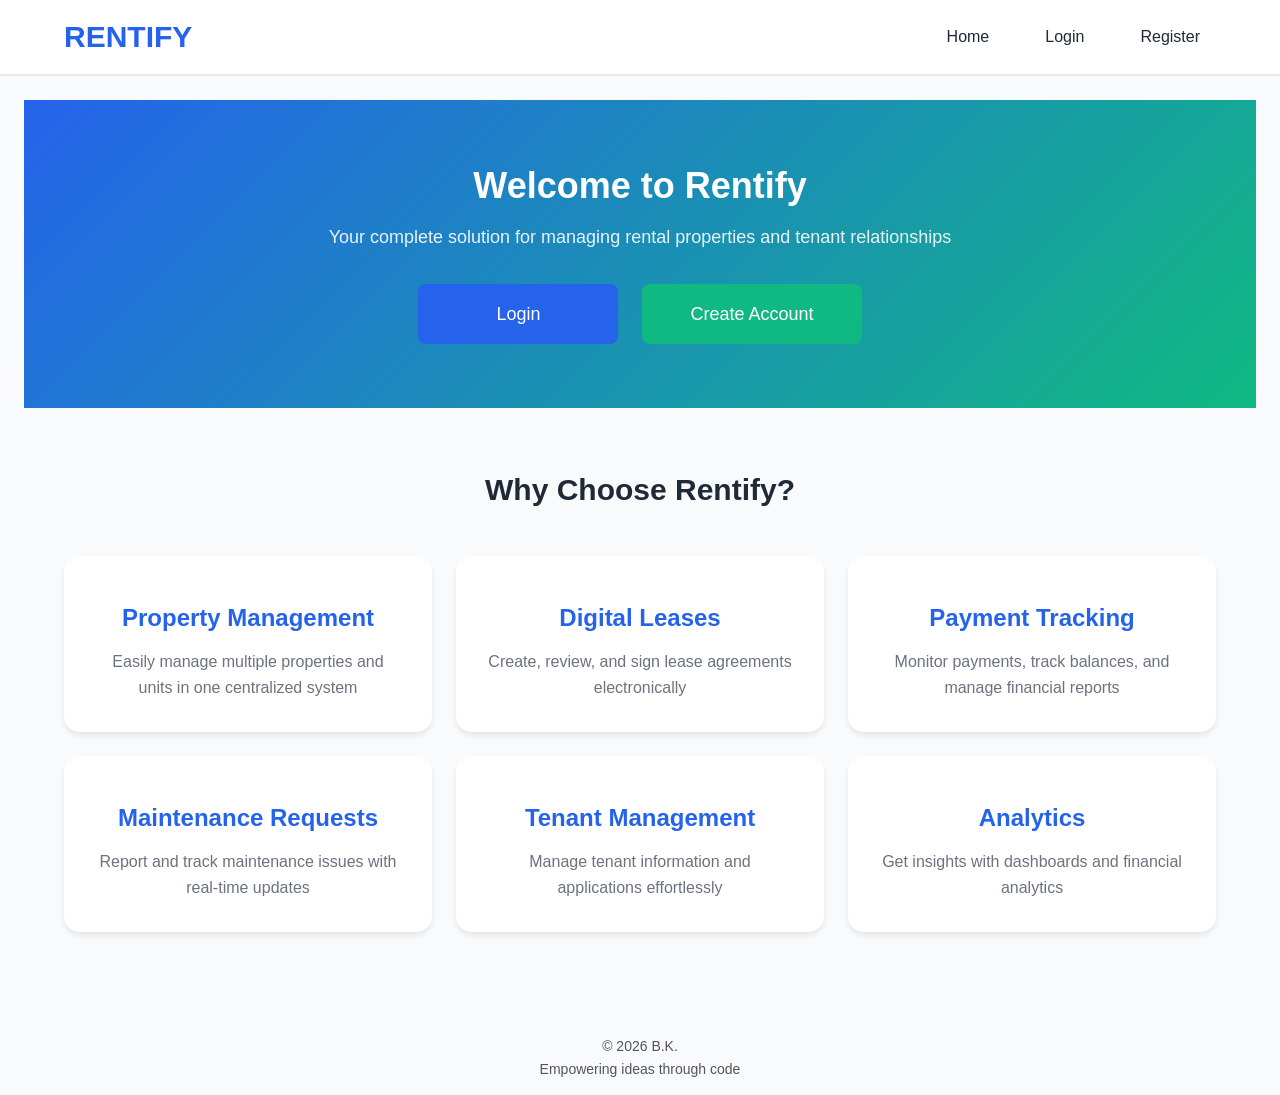
<file: index.html>
<!DOCTYPE html>
<html lang="en">
<head>
    <meta charset="UTF-8">
    <meta name="viewport" content="width=device-width, initial-scale=1.0">
    <title>Rental Management System</title>
    <link rel="stylesheet" href="css/variables.css">
    <link rel="stylesheet" href="css/style.css">
    <link rel="stylesheet" href="css/responsive.css">
</head>
<body>
    <div id="app">
        <!-- Navigation will be injected here -->
        <nav id="navbar"></nav>
        
        <!-- Main content area -->
        <main id="main-content">
            <div id="page-container"></div>
        </main>

        <!-- Modal container -->
        <div id="modal-container"></div>

        <!-- Notification container -->
        <div id="notification-container"></div>
    </div>

    <!-- JavaScript Files -->
    <script src="js/utils/helpers.js"></script>
    <script src="js/utils/validation.js"></script>
    <script src="js/utils/formatters.js"></script>
    
    <script src="js/storage/localStorage.js"></script>
    <script src="js/storage/database.js"></script>
    
    <script src="js/auth/auth.js"></script>
    <script src="js/auth/user.js"></script>
    
    <script src="js/components/navbar.js"></script>
    <script src="js/components/sidebar.js"></script>
    <script src="js/components/modal.js"></script>
    <script src="js/components/forms.js"></script>
    
    <script src="js/pages/login.js"></script>
    <script src="js/pages/register.js"></script>
    
    <script src="js/router.js"></script>
    <script src="js/app.js"></script>
    
    <script src="data/seed-data.js"></script>

        <footer style="text-align:center; padding:15px; font-size:14px; color:#555;">
                            © 2026 B.K. <br> Empowering ideas through code
        </footer>
</body>
</html>
</file>
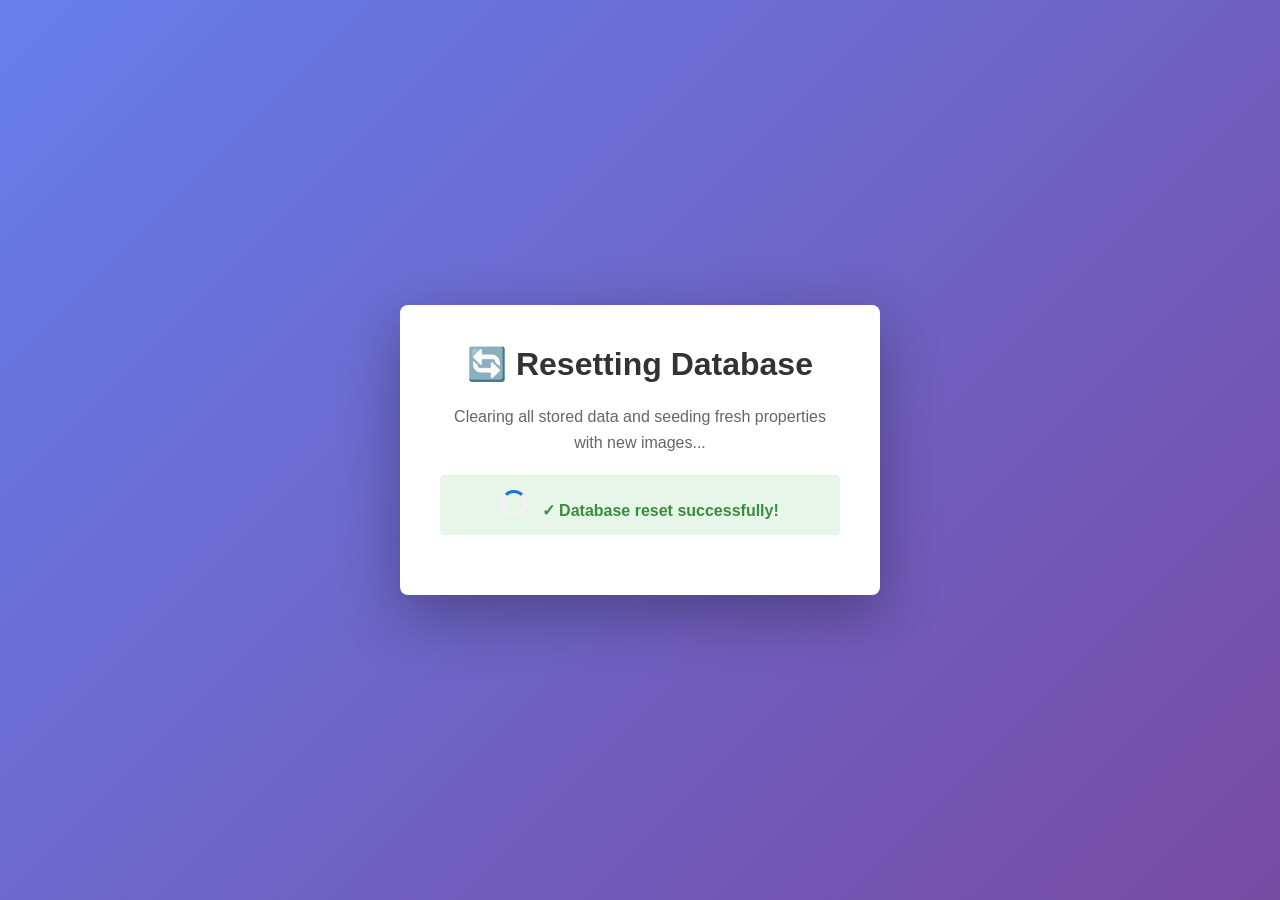
<file: reset.html>
<!DOCTYPE html>
<html lang="en">
<head>
    <meta charset="UTF-8">
    <meta name="viewport" content="width=device-width, initial-scale=1.0">
    <title>Reset Database - Rentify</title>
    <style>
        body {
            font-family: -apple-system, BlinkMacSystemFont, 'Segoe UI', Roboto, Oxygen, Ubuntu, Cantarell, sans-serif;
            display: flex;
            justify-content: center;
            align-items: center;
            min-height: 100vh;
            margin: 0;
            background: linear-gradient(135deg, #667eea 0%, #764ba2 100%);
        }
        
        .reset-container {
            background: white;
            padding: 40px;
            border-radius: 8px;
            box-shadow: 0 20px 60px rgba(0, 0, 0, 0.3);
            text-align: center;
            max-width: 400px;
        }
        
        h1 {
            color: #333;
            margin-top: 0;
        }
        
        p {
            color: #666;
            line-height: 1.6;
        }
        
        .status {
            margin: 20px 0;
            padding: 15px;
            border-radius: 4px;
            font-weight: 600;
        }
        
        .status.resetting {
            background: #e3f2fd;
            color: #1976d2;
        }
        
        .status.success {
            background: #e8f5e9;
            color: #388e3c;
        }
        
        .spinner {
            display: inline-block;
            width: 20px;
            height: 20px;
            border: 3px solid #f3f3f3;
            border-top: 3px solid #1976d2;
            border-radius: 50%;
            animation: spin 1s linear infinite;
            margin-right: 10px;
        }
        
        @keyframes spin {
            0% { transform: rotate(0deg); }
            100% { transform: rotate(360deg); }
        }
        
        .redirect-message {
            margin-top: 20px;
            color: #999;
            font-size: 14px;
        }
    </style>
</head>
<body>
    <div class="reset-container">
        <h1>🔄 Resetting Database</h1>
        <p>Clearing all stored data and seeding fresh properties with new images...</p>
        
        <div class="status resetting" id="status">
            <span class="spinner"></span>
            <span id="status-text">Resetting...</span>
        </div>
        
        <div class="redirect-message" id="redirect-message" style="display: none;">
            Redirecting in <span id="countdown">3</span> seconds...
        </div>
    </div>

    <script>
        // Clear all localStorage keys
        const keysToRemove = [
            'rms_users',
            'rms_properties',
            'rms_units',
            'rms_leases',
            'rms_payments',
            'rms_maintenance',
            'rms_applications',
            'rms_current_user',
            'rms_session_token',
            'rms_notifications'
        ];

        // Remove all keys
        keysToRemove.forEach(key => {
            localStorage.removeItem(key);
        });

        // Update status
        const statusEl = document.getElementById('status');
        const statusText = document.getElementById('status-text');
        const redirectMessage = document.getElementById('redirect-message');
        const countdownEl = document.getElementById('countdown');

        statusEl.className = 'status success';
        statusText.textContent = '✓ Database reset successfully!';
        
        // Show redirect message
        setTimeout(() => {
            redirectMessage.style.display = 'block';
            
            // Countdown
            let countdown = 3;
            const interval = setInterval(() => {
                countdown--;
                countdownEl.textContent = countdown;
                if (countdown === 0) {
                    clearInterval(interval);
                    window.location.href = './index.html';
                }
            }, 1000);
        }, 1000);
    </script>
</body>
</html>
</file>
<file: css/variables.css>
/* CSS Variables - Colors, Spacing, Typography */

:root {
    /* Primary Colors */
    --primary-color: #2563eb;
    --primary-dark: #1e40af;
    --primary-light: #3b82f6;
    
    /* Secondary Colors */
    --secondary-color: #10b981;
    --secondary-dark: #059669;
    --secondary-light: #34d399;
    
    /* Neutral Colors */
    --text-primary: #1f2937;
    --text-secondary: #6b7280;
    --text-light: #9ca3af;
    --bg-primary: #ffffff;
    --bg-secondary: #f9fafb;
    --bg-tertiary: #f3f4f6;
    --border-color: #e5e7eb;
    --border-light: #f3f4f6;
    
    /* Status Colors */
    --success: #10b981;
    --warning: #f59e0b;
    --danger: #ef4444;
    --info: #0ea5e9;
    
    /* Spacing */
    --spacing-xs: 0.25rem;
    --spacing-sm: 0.5rem;
    --spacing-md: 1rem;
    --spacing-lg: 1.5rem;
    --spacing-xl: 2rem;
    --spacing-2xl: 3rem;
    --spacing-3xl: 4rem;
    
    /* Typography */
    --font-family: 'Segoe UI', Tahoma, Geneva, Verdana, sans-serif;
    --font-size-xs: 0.75rem;
    --font-size-sm: 0.875rem;
    --font-size-base: 1rem;
    --font-size-lg: 1.125rem;
    --font-size-xl: 1.25rem;
    --font-size-2xl: 1.5rem;
    --font-size-3xl: 1.875rem;
    --font-size-4xl: 2.25rem;
    
    --font-weight-light: 300;
    --font-weight-normal: 400;
    --font-weight-medium: 500;
    --font-weight-semibold: 600;
    --font-weight-bold: 700;
    
    /* Border Radius */
    --radius-sm: 0.25rem;
    --radius-md: 0.375rem;
    --radius-lg: 0.5rem;
    --radius-xl: 0.75rem;
    --radius-2xl: 1rem;
    
    /* Box Shadow */
    --shadow-sm: 0 1px 2px 0 rgba(0, 0, 0, 0.05);
    --shadow-md: 0 4px 6px -1px rgba(0, 0, 0, 0.1);
    --shadow-lg: 0 10px 15px -3px rgba(0, 0, 0, 0.1);
    --shadow-xl: 0 20px 25px -5px rgba(0, 0, 0, 0.1);
    
    /* Transitions */
    --transition-fast: 150ms ease-in-out;
    --transition-normal: 300ms ease-in-out;
    --transition-slow: 500ms ease-in-out;
    
    /* Z-index */
    --z-dropdown: 1000;
    --z-sticky: 1020;
    --z-fixed: 1030;
    --z-modal-backdrop: 1040;
    --z-modal: 1050;
    --z-popover: 1060;
    --z-tooltip: 1070;
}
</file>
<file: css/style.css>
/* Main Stylesheet */

* {
    margin: 0;
    padding: 0;
    box-sizing: border-box;
}

html {
    scroll-behavior: smooth;
}

body {
    font-family: var(--font-family);
    font-size: var(--font-size-base);
    color: var(--text-primary);
    background-color: var(--bg-secondary);
    line-height: 1.6;
}

/* Typography */
h1, h2, h3, h4, h5, h6 {
    font-weight: var(--font-weight-semibold);
    line-height: 1.2;
    margin-bottom: var(--spacing-md);
}

h1 { font-size: var(--font-size-4xl); }
h2 { font-size: var(--font-size-3xl); }
h3 { font-size: var(--font-size-2xl); }
h4 { font-size: var(--font-size-xl); }
h5 { font-size: var(--font-size-lg); }
h6 { font-size: var(--font-size-base); }

p {
    margin-bottom: var(--spacing-md);
}

a {
    color: var(--primary-color);
    text-decoration: none;
    transition: color var(--transition-fast);
}

a:hover {
    color: var(--primary-dark);
    text-decoration: underline;
}

/* Layout */
#app {
    display: flex;
    flex-direction: column;
    min-height: 100vh;
}

#navbar {
    background-color: var(--bg-primary);
    border-bottom: 1px solid var(--border-color);
    position: sticky;
    top: 0;
    z-index: var(--z-sticky);
}

main {
    flex: 1;
    display: flex;
}

#page-container {
    flex: 1;
    padding: var(--spacing-lg);
    background-color: var(--bg-secondary);
}

/* Button Styles */
button {
    font-family: var(--font-family);
    font-size: var(--font-size-base);
    padding: var(--spacing-sm) var(--spacing-md);
    border: none;
    border-radius: var(--radius-lg);
    cursor: pointer;
    transition: all var(--transition-fast);
    font-weight: var(--font-weight-medium);
}

.btn {
    padding: var(--spacing-sm) var(--spacing-lg);
    border-radius: var(--radius-lg);
    font-size: var(--font-size-base);
    font-weight: var(--font-weight-medium);
    cursor: pointer;
    border: none;
    transition: all var(--transition-fast);
    text-decoration: none;
    display: inline-block;
    text-align: center;
}

.btn-primary {
    background-color: var(--primary-color);
    color: white;
}

.btn-primary:hover {
    background-color: var(--primary-dark);
    transform: translateY(-2px);
    box-shadow: var(--shadow-md);
}

.btn-secondary {
    background-color: var(--secondary-color);
    color: white;
}

.btn-secondary:hover {
    background-color: var(--secondary-dark);
    transform: translateY(-2px);
    box-shadow: var(--shadow-md);
}

.btn-danger {
    background-color: var(--danger);
    color: white;
}

.btn-danger:hover {
    background-color: #dc2626;
    transform: translateY(-2px);
    box-shadow: var(--shadow-md);
}

.btn-outline {
    background-color: transparent;
    border: 2px solid var(--primary-color);
    color: var(--primary-color);
}

.btn-outline:hover {
    background-color: var(--primary-color);
    color: white;
}

.btn:disabled {
    opacity: 0.5;
    cursor: not-allowed;
    transform: none;
}

/* Form Styles */
form {
    background-color: var(--bg-primary);
    padding: var(--spacing-xl);
    border-radius: var(--radius-2xl);
    box-shadow: var(--shadow-md);
    max-width: 500px;
    margin: 0 auto;
}

.form-group {
    margin-bottom: var(--spacing-lg);
}

label {
    display: block;
    margin-bottom: var(--spacing-sm);
    font-weight: var(--font-weight-medium);
    color: var(--text-primary);
}

input[type="text"],
input[type="email"],
input[type="password"],
input[type="number"],
input[type="date"],
input[type="tel"],
select,
textarea {
    width: 100%;
    padding: var(--spacing-sm) var(--spacing-md);
    border: 1px solid var(--border-color);
    border-radius: var(--radius-lg);
    font-family: var(--font-family);
    font-size: var(--font-size-base);
    transition: border-color var(--transition-fast);
}

input[type="text"]:focus,
input[type="email"]:focus,
input[type="password"]:focus,
input[type="number"]:focus,
input[type="date"]:focus,
input[type="tel"]:focus,
select:focus,
textarea:focus {
    outline: none;
    border-color: var(--primary-color);
    box-shadow: 0 0 0 3px rgba(37, 99, 235, 0.1);
}

textarea {
    resize: vertical;
    min-height: 120px;
}

/* Card Styles */
.card {
    background-color: var(--bg-primary);
    border-radius: var(--radius-2xl);
    box-shadow: var(--shadow-md);
    padding: var(--spacing-lg);
    margin-bottom: var(--spacing-lg);
    transition: all var(--transition-normal);
}

.card:hover {
    box-shadow: var(--shadow-lg);
    transform: translateY(-4px);
}

.card-header {
    padding-bottom: var(--spacing-md);
    border-bottom: 1px solid var(--border-color);
    margin-bottom: var(--spacing-md);
}

.card-title {
    font-size: var(--font-size-xl);
    font-weight: var(--font-weight-semibold);
    margin: 0;
}

.card-body {
    padding: var(--spacing-md) 0;
}

.card-footer {
    padding-top: var(--spacing-md);
    border-top: 1px solid var(--border-color);
    margin-top: var(--spacing-md);
    display: flex;
    gap: var(--spacing-md);
    justify-content: flex-end;
}

/* Table Styles */
table {
    width: 100%;
    border-collapse: collapse;
    background-color: var(--bg-primary);
}

thead {
    background-color: var(--bg-tertiary);
}

th {
    padding: var(--spacing-md);
    text-align: left;
    font-weight: var(--font-weight-semibold);
    color: var(--text-primary);
    border-bottom: 2px solid var(--border-color);
}

td {
    padding: var(--spacing-md);
    border-bottom: 1px solid var(--border-color);
}

tbody tr:hover {
    background-color: var(--bg-secondary);
}

/* Alert/Status Badges */
.badge {
    display: inline-block;
    padding: var(--spacing-xs) var(--spacing-sm);
    border-radius: var(--radius-lg);
    font-size: var(--font-size-sm);
    font-weight: var(--font-weight-medium);
}

.badge-success {
    background-color: #d1fae5;
    color: #065f46;
}

.badge-warning {
    background-color: #fef3c7;
    color: #92400e;
}

.badge-danger {
    background-color: #fee2e2;
    color: #991b1b;
}

.badge-info {
    background-color: #cffafe;
    color: #0c4a6e;
}

.badge-pending {
    background-color: #dbeafe;
    color: #1e40af;
}

/* Grid Layouts */
.grid {
    display: grid;
    gap: var(--spacing-lg);
}

.grid-cols-2 {
    grid-template-columns: repeat(2, 1fr);
}

.grid-cols-3 {
    grid-template-columns: repeat(3, 1fr);
}

.grid-cols-4 {
    grid-template-columns: repeat(4, 1fr);
}

.grid-cols-auto {
    grid-template-columns: repeat(auto-fill, minmax(250px, 1fr));
}

/* Flexbox Utilities */
.flex {
    display: flex;
}

.flex-between {
    display: flex;
    justify-content: space-between;
    align-items: center;
}

.flex-center {
    display: flex;
    justify-content: center;
    align-items: center;
}

.flex-col {
    flex-direction: column;
}

.gap-sm { gap: var(--spacing-sm); }
.gap-md { gap: var(--spacing-md); }
.gap-lg { gap: var(--spacing-lg); }

/* Margin Utilities */
.mt-sm { margin-top: var(--spacing-sm); }
.mt-md { margin-top: var(--spacing-md); }
.mt-lg { margin-top: var(--spacing-lg); }
.mt-xl { margin-top: var(--spacing-xl); }

.mb-sm { margin-bottom: var(--spacing-sm); }
.mb-md { margin-bottom: var(--spacing-md); }
.mb-lg { margin-bottom: var(--spacing-lg); }
.mb-xl { margin-bottom: var(--spacing-xl); }

.mx-auto { margin-left: auto; margin-right: auto; }

/* Text Utilities */
.text-center { text-align: center; }
.text-right { text-align: right; }
.text-muted { color: var(--text-secondary); }
.text-small { font-size: var(--font-size-sm); }
.text-bold { font-weight: var(--font-weight-bold); }

/* Visibility */
.hidden { display: none !important; }
.visible { display: block !important; }

/* Loader */
.loader {
    border: 4px solid var(--border-color);
    border-top: 4px solid var(--primary-color);
    border-radius: 50%;
    width: 40px;
    height: 40px;
    animation: spin 1s linear infinite;
}

@keyframes spin {
    0% { transform: rotate(0deg); }
    100% { transform: rotate(360deg); }
}

/* Container */
.container {
    max-width: 1200px;
    margin: 0 auto;
    padding: 0 var(--spacing-lg);
}

/* Notification Messages */
.notification {
    padding: var(--spacing-md) var(--spacing-lg);
    border-radius: var(--radius-lg);
    margin-bottom: var(--spacing-md);
    animation: slideIn var(--transition-normal);
}

.notification-success {
    background-color: #d1fae5;
    color: #065f46;
    border-left: 4px solid var(--success);
}

.notification-error {
    background-color: #fee2e2;
    color: #991b1b;
    border-left: 4px solid var(--danger);
}

.notification-warning {
    background-color: #fef3c7;
    color: #92400e;
    border-left: 4px solid var(--warning);
}

.notification-info {
    background-color: #cffafe;
    color: #0c4a6e;
    border-left: 4px solid var(--info);
}

@keyframes slideIn {
    from {
        opacity: 0;
        transform: translateX(-100%);
    }
    to {
        opacity: 1;
        transform: translateX(0);
    }
}

/* Lists */
.list-unstyled {
    list-style: none;
}

.list-unstyled li {
    padding: var(--spacing-sm) 0;
}

/* Empty State */
.empty-state {
    text-align: center;
    padding: var(--spacing-3xl) var(--spacing-lg);
}

.empty-state-icon {
    font-size: 4rem;
    margin-bottom: var(--spacing-md);
}

.empty-state-title {
    font-size: var(--font-size-xl);
    font-weight: var(--font-weight-semibold);
    margin-bottom: var(--spacing-sm);
}

.empty-state-text {
    color: var(--text-secondary);
    margin-bottom: var(--spacing-lg);
}

/* Loading State */
.loading {
    opacity: 0.6;
    pointer-events: none;
}

/* Modal Overlay */
.modal-overlay {
    position: fixed;
    top: 0;
    left: 0;
    right: 0;
    bottom: 0;
    background-color: rgba(0, 0, 0, 0.5);
    z-index: var(--z-modal-backdrop);
    display: flex;
    justify-content: center;
    align-items: center;
}

.modal-content {
    background-color: var(--bg-primary);
    border-radius: var(--radius-2xl);
    box-shadow: var(--shadow-xl);
    max-width: 500px;
    width: 90%;
    z-index: var(--z-modal);
    animation: modalSlideIn var(--transition-normal);
}

@keyframes modalSlideIn {
    from {
        opacity: 0;
        transform: scale(0.95);
    }
    to {
        opacity: 1;
        transform: scale(1);
    }
}

/* Sidebar Layout */
.sidebar-layout {
    display: flex;
    gap: var(--spacing-lg);
}

.sidebar {
    width: 250px;
    background-color: var(--bg-primary);
    border-radius: var(--radius-2xl);
    padding: var(--spacing-lg);
    height: fit-content;
    position: sticky;
    top: var(--spacing-xl);
}

.sidebar-nav {
    list-style: none;
}

.sidebar-nav-item {
    margin-bottom: var(--spacing-sm);
}

.sidebar-nav-link {
    display: block;
    padding: var(--spacing-md);
    border-radius: var(--radius-lg);
    color: var(--text-primary);
    transition: all var(--transition-fast);
}

.sidebar-nav-link:hover,
.sidebar-nav-link.active {
    background-color: var(--primary-color);
    color: white;
}

.content {
    flex: 1;
}

/* Home Page Styles */
.home-page {
    background-color: var(--bg-secondary);
}

.hero {
    background: linear-gradient(135deg, var(--primary-color) 0%, var(--secondary-color) 100%);
    color: white;
    padding: var(--spacing-3xl) var(--spacing-lg);
    text-align: center;
}

.hero h1 {
    font-size: var(--font-size-4xl);
    margin-bottom: var(--spacing-md);
    color: white;
}

.hero p {
    font-size: var(--font-size-lg);
    margin-bottom: var(--spacing-xl);
    color: rgba(255, 255, 255, 0.9);
}

.hero-buttons {
    display: flex;
    gap: var(--spacing-lg);
    justify-content: center;
    flex-wrap: wrap;
}

.hero-buttons .btn {
    padding: var(--spacing-md) var(--spacing-2xl);
    font-size: var(--font-size-lg);
    min-width: 200px;
}

.features {
    padding: var(--spacing-3xl) var(--spacing-lg);
}

.features h2 {
    text-align: center;
    margin-bottom: var(--spacing-2xl);
}

.feature-card {
    background-color: var(--bg-primary);
    padding: var(--spacing-xl);
    border-radius: var(--radius-2xl);
    text-align: center;
    box-shadow: var(--shadow-md);
    transition: all var(--transition-normal);
}

.feature-card:hover {
    box-shadow: var(--shadow-lg);
    transform: translateY(-8px);
}

.feature-icon {
    font-size: 3rem;
    margin-bottom: var(--spacing-md);
}

.feature-card h3 {
    margin: var(--spacing-md) 0;
    color: var(--primary-color);
}

.feature-card p {
    color: var(--text-secondary);
    margin: 0;
}

.demo-section {
    background-color: var(--bg-primary);
    padding: var(--spacing-3xl) var(--spacing-lg);
    border-top: 1px solid var(--border-color);
}

.demo-section h2 {
    text-align: center;
    margin-bottom: var(--spacing-2xl);
}

.demo-card {
    background-color: var(--bg-secondary);
    padding: var(--spacing-xl);
    border-radius: var(--radius-2xl);
    border: 2px solid var(--border-color);
}

.demo-card h4 {
    margin-top: 0;
    color: var(--primary-color);
}

.demo-card p {
    margin: var(--spacing-sm) 0;
    font-size: var(--font-size-sm);
}

.demo-card .btn {
    width: 100%;
    margin-top: var(--spacing-md);
}
</file>
<file: css/responsive.css>
/* Responsive Design - Media Queries */

/* Tablets (768px and below) */
@media (max-width: 768px) {
    :root {
        --spacing-lg: 1rem;
        --spacing-xl: 1.5rem;
        --font-size-2xl: 1.25rem;
        --font-size-3xl: 1.5rem;
    }

    body {
        font-size: var(--font-size-sm);
    }

    h1 { font-size: var(--font-size-3xl); }
    h2 { font-size: var(--font-size-2xl); }
    h3 { font-size: var(--font-size-xl); }

    main {
        flex-direction: column;
    }

    #page-container {
        padding: var(--spacing-md);
    }

    /* Grid adjustments */
    .grid-cols-4 {
        grid-template-columns: repeat(2, 1fr);
    }

    .grid-cols-3 {
        grid-template-columns: repeat(2, 1fr);
    }

    .grid-cols-2 {
        grid-template-columns: 1fr;
    }

    .grid-cols-auto {
        grid-template-columns: repeat(auto-fill, minmax(150px, 1fr));
    }

    /* Sidebar layout for tablets */
    .sidebar-layout {
        flex-direction: column;
    }

    .sidebar {
        width: 100%;
        position: relative;
        top: 0;
    }

    .sidebar-nav {
        display: flex;
        flex-wrap: wrap;
        gap: var(--spacing-sm);
    }

    .sidebar-nav-item {
        flex: 0 1 calc(50% - var(--spacing-sm));
        margin-bottom: 0;
    }

    .sidebar-nav-link {
        text-align: center;
        padding: var(--spacing-sm) var(--spacing-md);
    }

    /* Card adjustments */
    .card {
        padding: var(--spacing-md);
        margin-bottom: var(--spacing-md);
    }

    /* Form adjustments */
    form {
        max-width: 100%;
        padding: var(--spacing-lg);
    }

    /* Table adjustments */
    table {
        font-size: var(--font-size-sm);
    }

    th, td {
        padding: var(--spacing-sm);
    }

    /* Button adjustments */
    .btn {
        width: 100%;
        padding: var(--spacing-md) var(--spacing-lg);
    }

    .card-footer {
        flex-direction: column;
    }

    .card-footer .btn {
        width: 100%;
    }

    /* Modal adjustments */
    .modal-content {
        width: 95%;
        max-width: 90vw;
    }

    /* Flex utilities */
    .flex-between {
        flex-direction: column;
        align-items: flex-start;
        gap: var(--spacing-md);
    }

    /* Container adjustments */
    .container {
        padding: 0 var(--spacing-md);
    }
}

/* Mobile (480px and below) */
@media (max-width: 480px) {
    :root {
        --spacing-md: 0.75rem;
        --spacing-lg: 1rem;
        --spacing-xl: 1.25rem;
        --font-size-xl: 1.125rem;
        --font-size-2xl: 1.25rem;
        --font-size-3xl: 1.5rem;
        --font-size-4xl: 1.875rem;
    }

    body {
        font-size: var(--font-size-sm);
    }

    h1 { font-size: var(--font-size-2xl); }
    h2 { font-size: var(--font-size-xl); }
    h3 { font-size: var(--font-size-lg); }

    #navbar {
        padding: var(--spacing-sm);
    }

    #page-container {
        padding: var(--spacing-sm);
    }

    /* Grid adjustments */
    .grid-cols-4 {
        grid-template-columns: 1fr;
    }

    .grid-cols-3 {
        grid-template-columns: 1fr;
    }

    .grid-cols-2 {
        grid-template-columns: 1fr;
    }

    .grid-cols-auto {
        grid-template-columns: 1fr;
    }

    .grid {
        gap: var(--spacing-md);
    }

    /* Sidebar */
    .sidebar-nav {
        flex-direction: column;
    }

    .sidebar-nav-item {
        flex: 1;
        margin-bottom: var(--spacing-sm);
    }

    /* Card adjustments */
    .card {
        padding: var(--spacing-md);
        margin-bottom: var(--spacing-md);
    }

    .card-header {
        padding-bottom: var(--spacing-sm);
        margin-bottom: var(--spacing-sm);
    }

    /* Form adjustments */
    form {
        padding: var(--spacing-md);
        max-width: 100%;
    }

    .form-group {
        margin-bottom: var(--spacing-md);
    }

    /* Button adjustments */
    .btn {
        padding: var(--spacing-sm) var(--spacing-md);
        width: 100%;
        font-size: var(--font-size-sm);
    }

    button {
        padding: var(--spacing-sm) var(--spacing-md);
    }

    /* Table adjustments */
    table {
        font-size: var(--font-size-xs);
    }

    th, td {
        padding: var(--spacing-xs) var(--spacing-sm);
    }

    /* Text utilities */
    .text-small {
        font-size: var(--font-size-xs);
    }

    /* Card footer */
    .card-footer {
        flex-direction: column;
        gap: var(--spacing-sm);
    }

    .card-footer .btn {
        width: 100%;
    }

    /* Modal */
    .modal-content {
        width: 98%;
        max-width: 98vw;
        padding: var(--spacing-md);
    }

    /* Notification */
    .notification {
        padding: var(--spacing-sm) var(--spacing-md);
        font-size: var(--font-size-sm);
    }

    /* Empty state */
    .empty-state {
        padding: var(--spacing-xl) var(--spacing-md);
    }

    .empty-state-icon {
        font-size: 2.5rem;
    }

    /* Margin utilities */
    .mt-sm { margin-top: var(--spacing-xs); }
    .mt-md { margin-top: var(--spacing-sm); }
    .mt-lg { margin-top: var(--spacing-md); }

    .mb-sm { margin-bottom: var(--spacing-xs); }
    .mb-md { margin-bottom: var(--spacing-sm); }
    .mb-lg { margin-bottom: var(--spacing-md); }

    /* Typography */
    p {
        margin-bottom: var(--spacing-sm);
    }

    h1, h2, h3, h4, h5, h6 {
        margin-bottom: var(--spacing-sm);
    }

    /* Container */
    .container {
        padding: 0 var(--spacing-sm);
    }

    /* Flex utilities for mobile */
    .flex-between {
        flex-direction: column;
        align-items: stretch;
    }

    .flex-center {
        flex-direction: column;
    }

    /* Badge adjustments */
    .badge {
        font-size: var(--font-size-xs);
        padding: var(--spacing-xs) var(--spacing-sm);
    }
}

/* Large screens (1024px and above) */
@media (min-width: 1024px) {
    .grid-cols-auto {
        grid-template-columns: repeat(auto-fill, minmax(300px, 1fr));
    }

    .sidebar {
        position: sticky;
        top: 100px;
    }

    .card {
        transition: all var(--transition-normal);
    }

    .card:hover {
        box-shadow: var(--shadow-xl);
        transform: translateY(-6px);
    }
}

/* Print styles */
@media print {
    body {
        background-color: var(--bg-primary);
    }

    .no-print,
    #navbar,
    button,
    .btn {
        display: none !important;
    }

    .card {
        box-shadow: none;
        border: 1px solid var(--border-color);
        page-break-inside: avoid;
    }

    table {
        border: 1px solid var(--border-color);
    }

    a {
        text-decoration: underline;
    }
}

/* Dark mode (optional - can be toggled via JS) */
@media (prefers-color-scheme: dark) {
    :root.dark-mode {
        --text-primary: #f3f4f6;
        --text-secondary: #d1d5db;
        --text-light: #9ca3af;
        --bg-primary: #1f2937;
        --bg-secondary: #111827;
        --bg-tertiary: #374151;
        --border-color: #4b5563;
        --border-light: #374151;
    }

    :root.dark-mode body {
        background-color: var(--bg-secondary);
        color: var(--text-primary);
    }

    :root.dark-mode .card,
    :root.dark-mode form,
    :root.dark-mode table {
        background-color: var(--bg-primary);
        color: var(--text-primary);
    }

    :root.dark-mode input[type="text"],
    :root.dark-mode input[type="email"],
    :root.dark-mode input[type="password"],
    :root.dark-mode input[type="number"],
    :root.dark-mode input[type="date"],
    :root.dark-mode input[type="tel"],
    :root.dark-mode select,
    :root.dark-mode textarea {
        background-color: var(--bg-tertiary);
        color: var(--text-primary);
        border-color: var(--border-color);
    }
}
</file>
